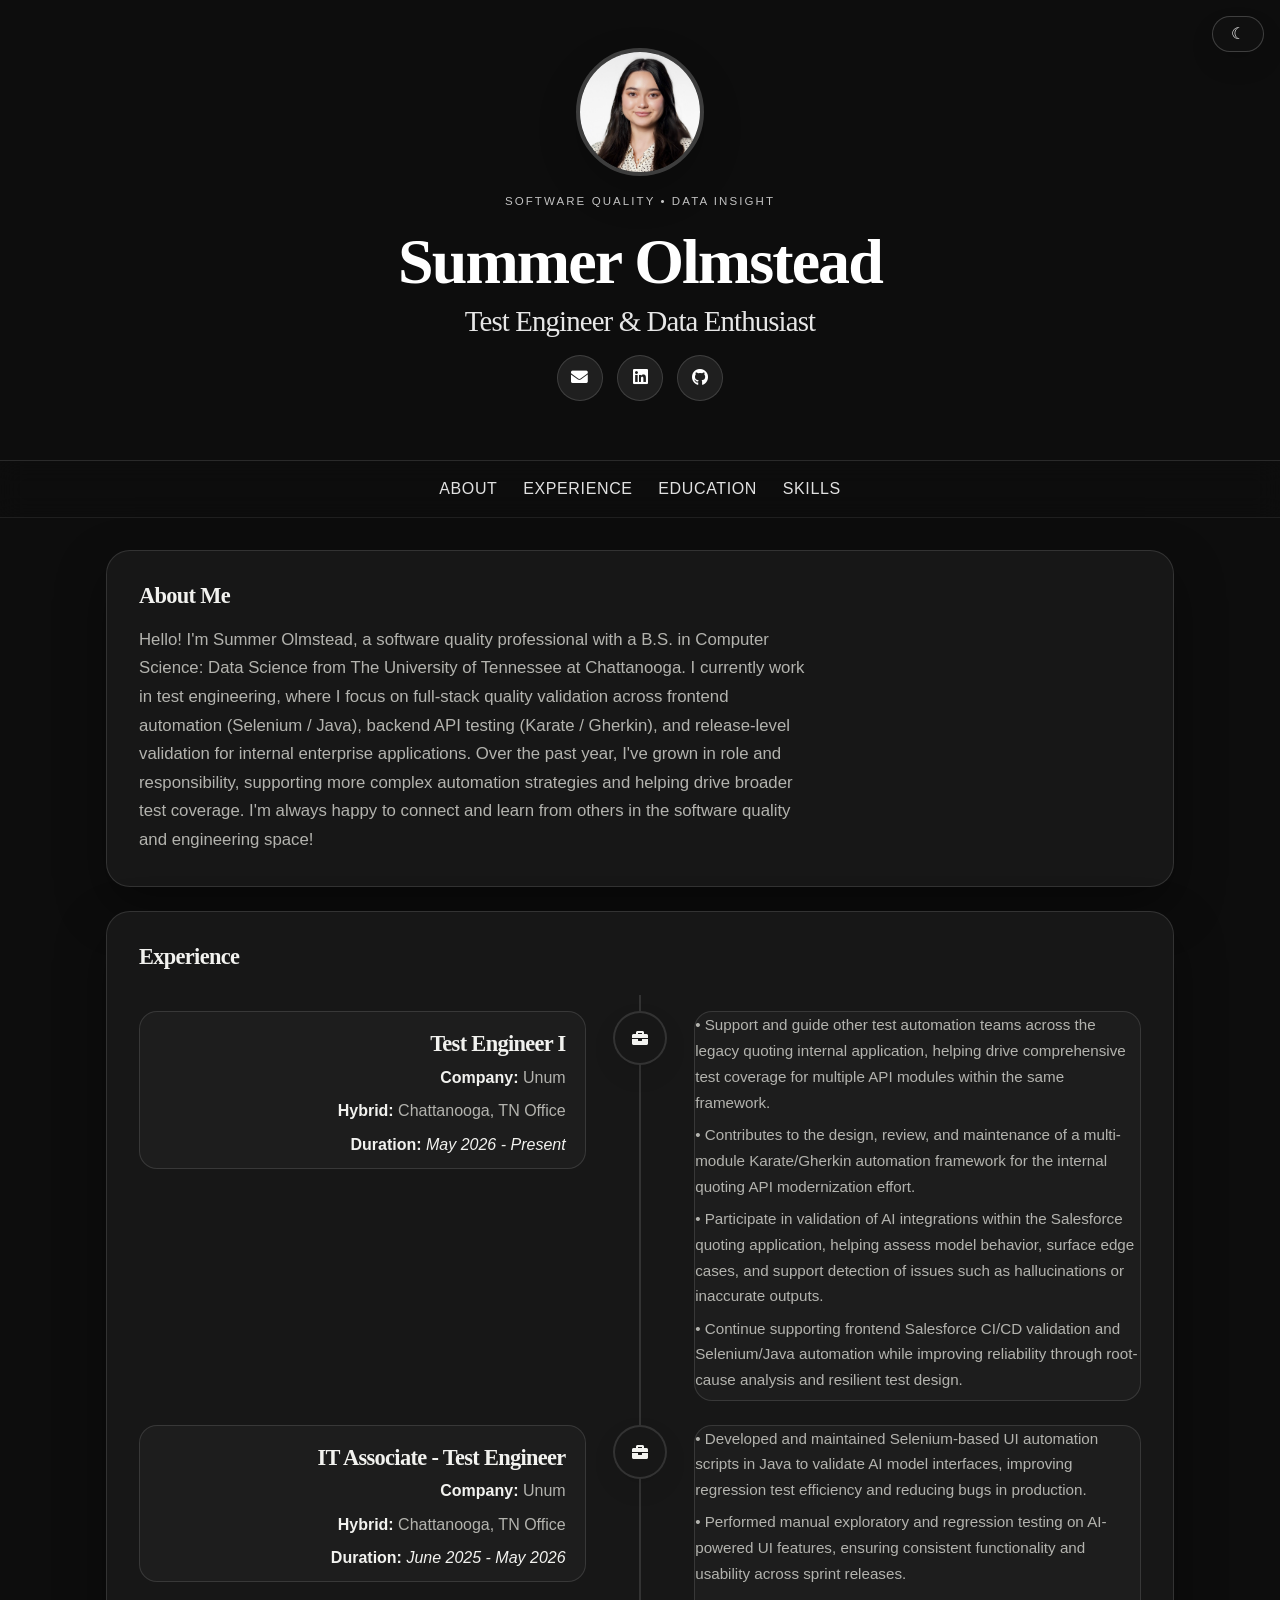
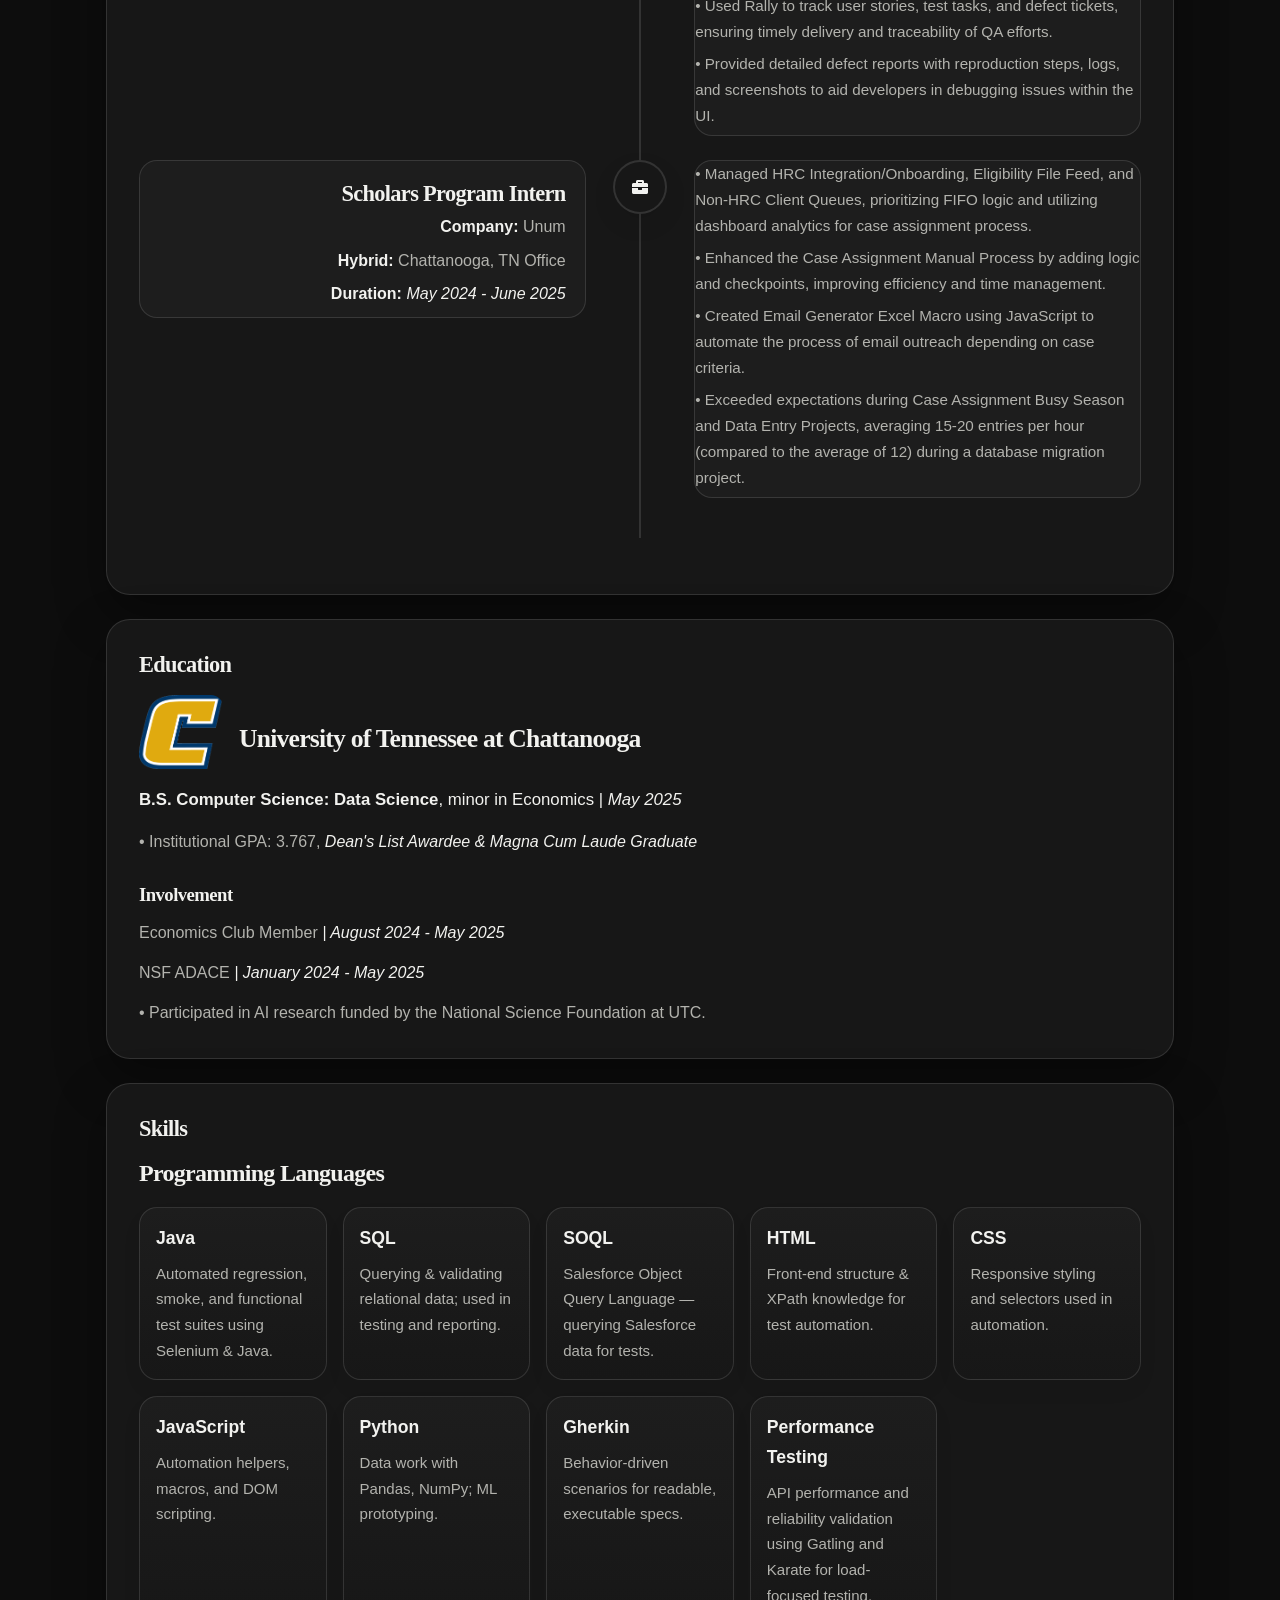
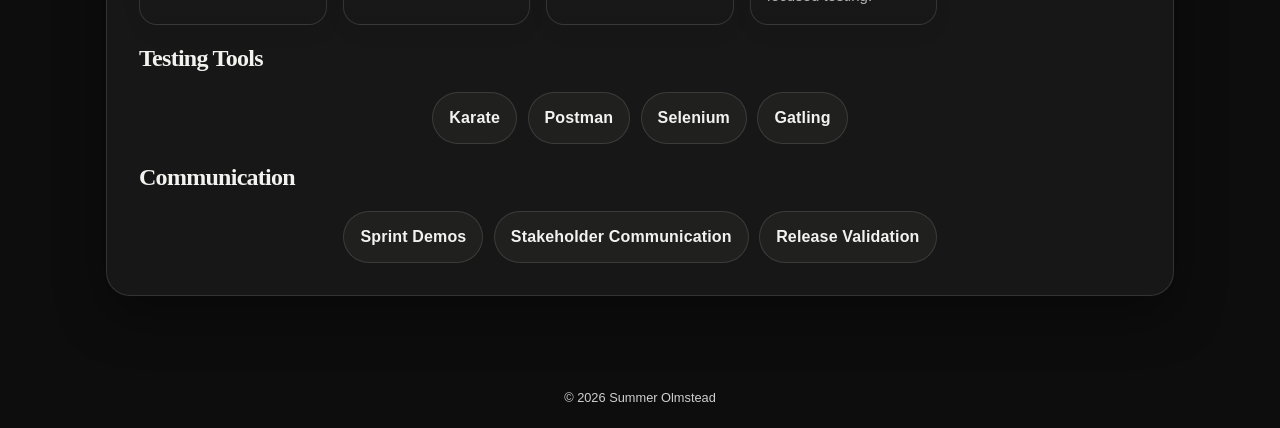
<file: index.html>
<!-- 
 @ Summer Olmstead 
Hello! :) v4 last updated 11/14/2026 -->
<!DOCTYPE html>
<html lang="en">
<head>
    <meta charset="UTF-8">
    <meta name="viewport" content="width=device-width, initial-scale=1.0">
    <meta name="description" content="Summer Olmstead is a Test Engineer and data-focused software quality professional specializing in automation, validation, and AI integration testing.">
    <meta name="robots" content="index, follow">
    <meta name="theme-color" content="#111111">
    <meta property="og:title" content="Summer Olmstead | Test Engineer & Data Enthusiast">
    <meta property="og:description" content="Software quality professional focused on test engineering with automation.">
    <meta property="og:type" content="website">
    <meta property="og:url" content="https://www.summerolmstead.com/">
    <meta property="og:image" content="https://www.summerolmstead.com/summerolmstead.jpg">
    <meta property="og:image:alt" content="Summer Olmstead portrait">
    <meta property="og:site_name" content="Summer Olmstead">
    <meta name="twitter:card" content="summary_large_image">
    <meta name="twitter:title" content="Summer Olmstead | Test Engineer & Data Enthusiast">
    <meta name="twitter:description" content="Software quality specialist in automation, release validation, and stakeholder communication.">
    <meta name="twitter:image" content="https://www.summerolmstead.com/summerolmstead.jpg">
    <link rel="canonical" href="https://www.summerolmstead.com/">
    <title>Summer Olmstead | Test Engineer & Data Enthusiast</title>
    <link rel="stylesheet" href="Resume.css">
    <link rel="stylesheet" href="https://cdnjs.cloudflare.com/ajax/libs/font-awesome/5.15.4/css/all.min.css">
    <script type="application/ld+json">
    {
      "@context": "https://schema.org",
      "@type": "Person",
      "name": "Summer Olmstead",
      "url": "https://www.summerolmstead.com/",
      "jobTitle": "Test Engineer",
      "description": "Software quality professional focused on full-stack test automation, release validation, stakeholder communication, and AI testing.",
      "sameAs": [
        "https://www.linkedin.com/in/summer-olmstead/",
        "https://github.com/summerolmstead"
      ]
    }
    </script>
</head>
<body>
    <header class="hero">
        <div class="hero-inner">
            <img src="summerolmstead.jpg" alt="Summer Olmstead" class="hero-img">
            <p class="eyebrow">Software Quality • Data Insight</p>
            <h1>Summer Olmstead</h1>
            <h2>Test Engineer &amp; Data Enthusiast</h2>
            <div class="hero-social" aria-label="Social links">
                <a href="mailto:summerolmstead1@gmail.com" class="top-link" aria-label="Email Summer"><i class="fas fa-envelope"></i></a>
                <a href="https://www.linkedin.com/in/summer-olmstead/" target="_blank" rel="noopener noreferrer" class="top-link" aria-label="LinkedIn profile"><i class="fab fa-linkedin"></i></a>
                <a href="https://github.com/summerolmstead" target="_blank" rel="noopener noreferrer" class="top-link" aria-label="GitHub profile"><i class="fab fa-github"></i></a>
            </div>
            <button class="theme-toggle" id="themeToggle" type="button" aria-label="Toggle light or dark mode">
                <span class="toggle-icons" aria-hidden="true">
                    <span class="icon sun">☀</span>
                    <span class="icon moon">☾</span>
                </span>
            </button>
        </div>
    </header>

    <nav aria-label="Main navigation">
        <ul>
            <li><a href="#about">About</a></li>
            <li><a href="#experience">Experience</a></li>
            <li><a href="#education">Education</a></li>
            <li><a href="#skills">Skills</a></li>
        </ul>
    </nav>

    <main class="page-shell">
        <section id="about" class="panel">
            <h2>About Me</h2>
            <div class="profile-container">
                <p>Hello! I'm Summer Olmstead, a software quality professional with a B.S. in Computer Science: Data Science from The University of Tennessee at Chattanooga. I currently work in test engineering, where I focus on full-stack quality validation across frontend automation (Selenium / Java), backend API testing (Karate / Gherkin), and release-level validation for internal enterprise applications. Over the past year, I've grown in role and responsibility, supporting more complex automation strategies and helping drive broader test coverage. I'm always happy to connect and learn from others in the software quality and engineering space!</p>
            </div>
        </section>

        <section id="experience" class="panel">
            <h2>Experience</h2>
            <div class="timeline">
                <div class="timeline-line"></div>

                <div class="timeline-item">
                    <div class="timeline-content left">
                        <h3>Test Engineer I</h3>
                        <p><strong>Company:</strong> Unum</p>
                        <p><strong>Hybrid:</strong> Chattanooga, TN Office</p>
                        <p><strong>Duration:</strong> <em>May 2026 - Present</em></p>
                    </div>

                    <div class="timeline-icon">
                        <i class="fas fa-briefcase"></i>
                    </div>

                    <div class="timeline-content right">
                        <p>• Support and guide other test automation teams across the legacy quoting internal application, helping drive comprehensive test coverage for multiple API modules within the same framework.</p>
                        <p>• Contributes to the design, review, and maintenance of a multi-module Karate/Gherkin automation framework for the internal quoting API modernization effort.</p>
                        <p>• Participate in validation of AI integrations within the Salesforce quoting application, helping assess model behavior, surface edge cases, and support detection of issues such as hallucinations or inaccurate outputs.</p>
                        <p>• Continue supporting frontend Salesforce CI/CD validation and Selenium/Java automation while improving reliability through root-cause analysis and resilient test design.</p>
                    </div>
                </div>

                <div class="timeline-item">
                    <div class="timeline-content left">
                        <h3>IT Associate - Test Engineer</h3>
                        <p><strong>Company:</strong> Unum</p>
                        <p><strong>Hybrid:</strong> Chattanooga, TN Office</p>
                        <p><strong>Duration:</strong> <em>June 2025 - May 2026</em></p>
                    </div>

                    <div class="timeline-icon">
                        <i class="fas fa-briefcase"></i>
                    </div>

                    <div class="timeline-content right">
                        <p>• Developed and maintained Selenium-based UI automation scripts in Java to validate AI model interfaces, improving regression test efficiency and reducing bugs in production.</p>
                        <p>• Performed manual exploratory and regression testing on AI-powered UI features, ensuring consistent functionality and usability across sprint releases.</p>
                        <p>• Used Rally to track user stories, test tasks, and defect tickets, ensuring timely delivery and traceability of QA efforts.</p>
                        <p>• Provided detailed defect reports with reproduction steps, logs, and screenshots to aid developers in debugging issues within the UI.</p>
                    </div>
                </div>

                <div class="timeline-item">
                    <div class="timeline-content left">
                        <h3>Scholars Program Intern</h3>
                        <p><strong>Company:</strong> Unum</p>
                        <p><strong>Hybrid:</strong> Chattanooga, TN Office</p>
                        <p><strong>Duration:</strong> <em>May 2024 - June 2025</em></p>
                    </div>

                    <div class="timeline-icon">
                        <i class="fas fa-briefcase"></i>
                    </div>

                    <div class="timeline-content right">
                        <p>• Managed HRC Integration/Onboarding, Eligibility File Feed, and Non-HRC Client Queues, prioritizing FIFO logic and utilizing dashboard analytics for case assignment process.</p>
                        <p>• Enhanced the Case Assignment Manual Process by adding logic and checkpoints, improving efficiency and time management.</p>
                        <p>• Created Email Generator Excel Macro using JavaScript to automate the process of email outreach depending on case criteria.</p>
                        <p>• Exceeded expectations during Case Assignment Busy Season and Data Entry Projects, averaging 15-20 entries per hour (compared to the average of 12) during a database migration project.</p>
                    </div>
                </div>
            </div>
        </section>

        <section id="education" class="panel">
            <h2>Education</h2>
            <div class="education-card">
                <div class="utc-logo">
                    <img src="University_of_Tennessee_at_Chattanooga_athletics_logo.png" alt="UTC Logo" width="100">
                    <h3>University of Tennessee at Chattanooga</h3>
                </div>
                <p class="degree"><strong>B.S. Computer Science: Data Science</strong>, minor in Economics | <em>May 2025</em></p>
                <p>• Institutional GPA: 3.767, <em>Dean's List Awardee &amp; Magna Cum Laude Graduate</em></p>
                <h3>Involvement</h3>
                <p>Economics Club Member <em>| August 2024 - May 2025</em></p>
                <p>NSF ADACE <em>| January 2024 - May 2025</em></p>
                <p>• Participated in AI research funded by the National Science Foundation at UTC.</p>
            </div>
        </section>

        <section id="skills" class="panel">
            <h2>Skills</h2>
            <div class="skills-category">
                <h3 class="skills-section-title">Programming Languages</h3>
                <div class="programming-grid" aria-label="Programming languages">
                    <div class="skill">
                        <div class="skill-name">Java</div>
                        <p>Automated regression, smoke, and functional test suites using Selenium &amp; Java.</p>
                    </div>

                    <div class="skill">
                        <div class="skill-name">SQL</div>
                        <p>Querying &amp; validating relational data; used in testing and reporting.</p>
                    </div>

                    <div class="skill">
                        <div class="skill-name">SOQL</div>
                        <p>Salesforce Object Query Language — querying Salesforce data for tests.</p>
                    </div>

                    <div class="skill">
                        <div class="skill-name">HTML</div>
                        <p>Front-end structure &amp; XPath knowledge for test automation.</p>
                    </div>

                    <div class="skill">
                        <div class="skill-name">CSS</div>
                        <p>Responsive styling and selectors used in automation.</p>
                    </div>

                    <div class="skill">
                        <div class="skill-name">JavaScript</div>
                        <p>Automation helpers, macros, and DOM scripting.</p>
                    </div>

                    <div class="skill">
                        <div class="skill-name">Python</div>
                        <p>Data work with Pandas, NumPy; ML prototyping.</p>
                    </div>

                    <div class="skill">
                        <div class="skill-name">Gherkin</div>
                        <p>Behavior-driven scenarios for readable, executable specs.</p>
                    </div>

                    <div class="skill">
                        <div class="skill-name">Performance Testing</div>
                        <p>API performance and reliability validation using Gatling and Karate for load-focused testing.</p>
                    </div>
                </div>

                <h3 class="testing-title">Testing Tools</h3>
                <div class="testing-tools" aria-label="Testing tools">
                    <div class="tool-chip">Karate</div>
                    <div class="tool-chip">Postman</div>
                    <div class="tool-chip">Selenium</div>
                    <div class="tool-chip">Gatling</div>
                </div>

                <h3 class="testing-title">Communication</h3>
                <div class="testing-tools" aria-label="Communication strengths">
                    <div class="tool-chip">Sprint Demos</div>
                    <div class="tool-chip">Stakeholder Communication</div>
                    <div class="tool-chip">Release Validation</div>
                </div>
            </div>
        </section>
    </main>

    <footer>
        <p>&copy; 2026 Summer Olmstead</p>
    </footer>

    <script>
        const root = document.documentElement;
        const toggleButton = document.getElementById('themeToggle');
        const storedTheme = localStorage.getItem('theme');

        function applyTheme(theme) {
            root.setAttribute('data-theme', theme);
            toggleButton.setAttribute('aria-pressed', String(theme === 'dark'));
        }

        const preferredTheme = storedTheme || 'dark';
        applyTheme(preferredTheme);

        toggleButton.addEventListener('click', () => {
            const nextTheme = root.getAttribute('data-theme') === 'dark' ? 'light' : 'dark';
            applyTheme(nextTheme);
            localStorage.setItem('theme', nextTheme);
        });
    </script>
</body>
</html>
</file>
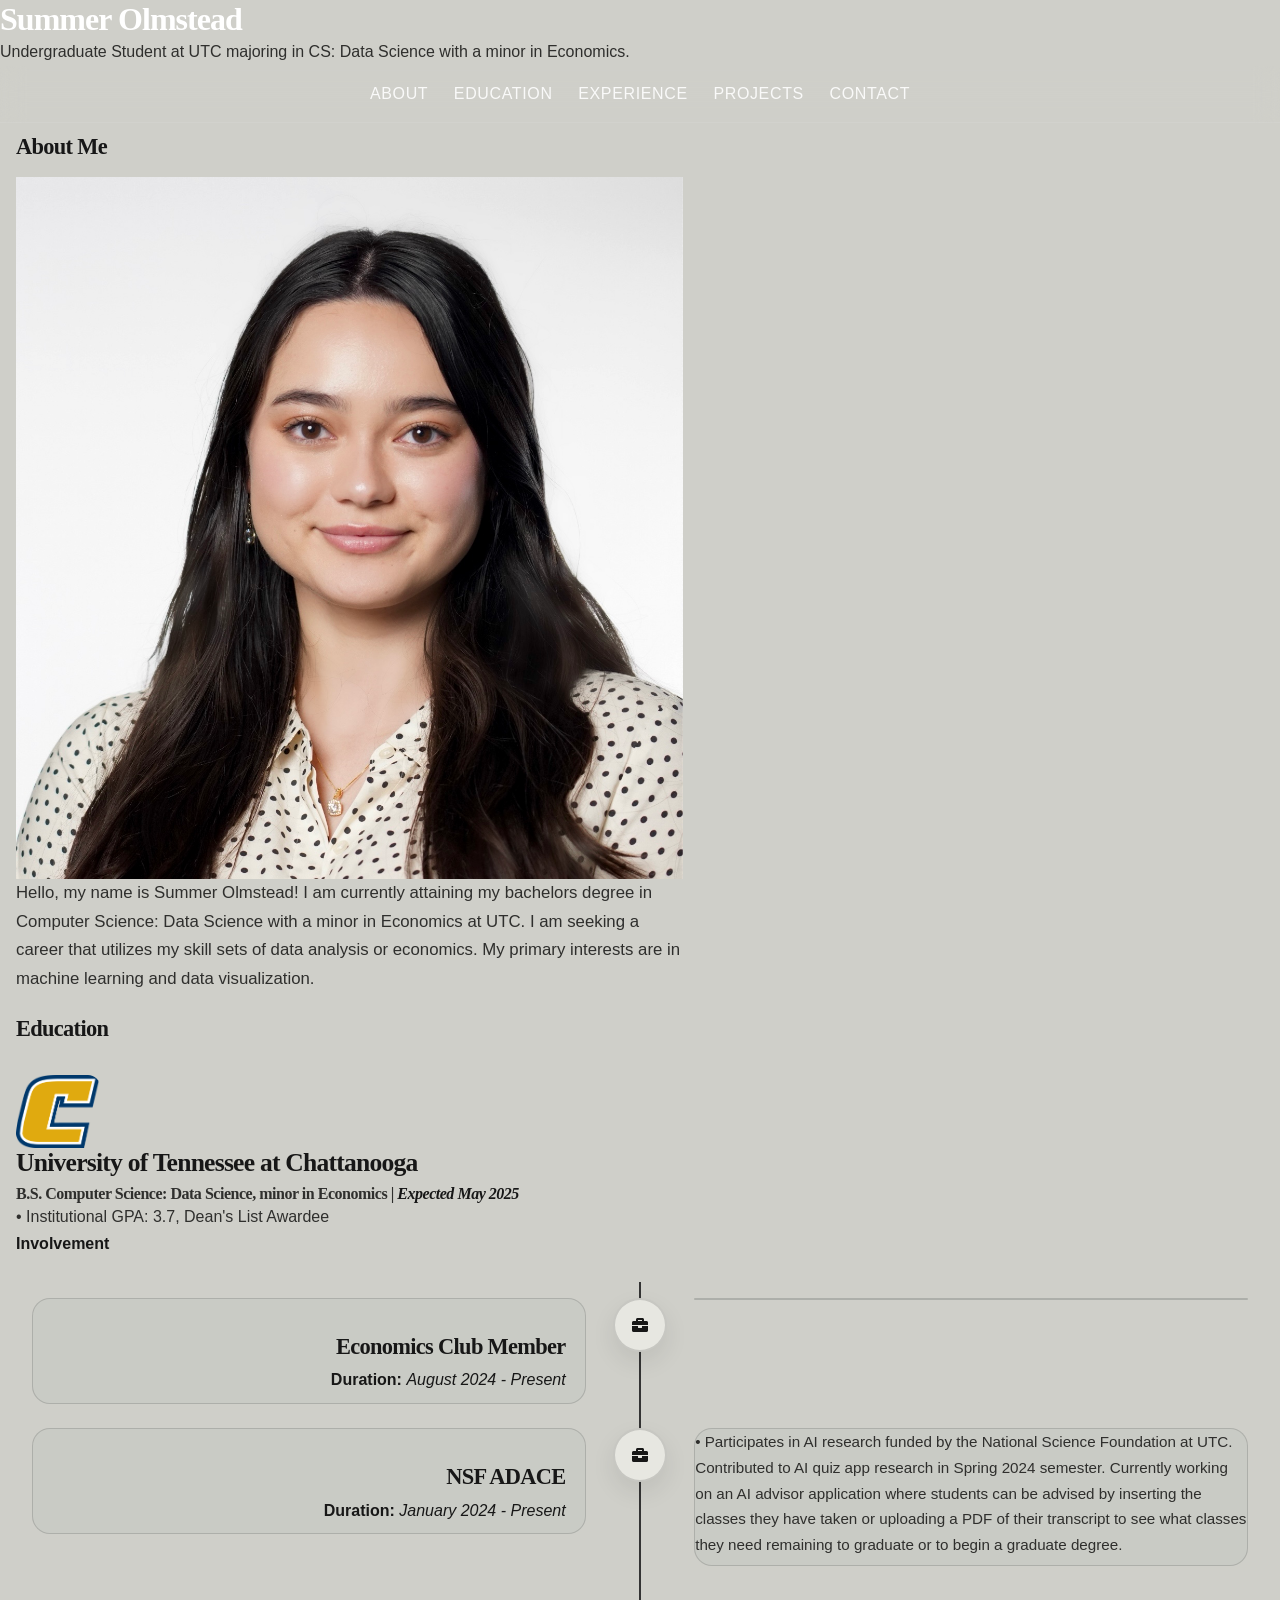
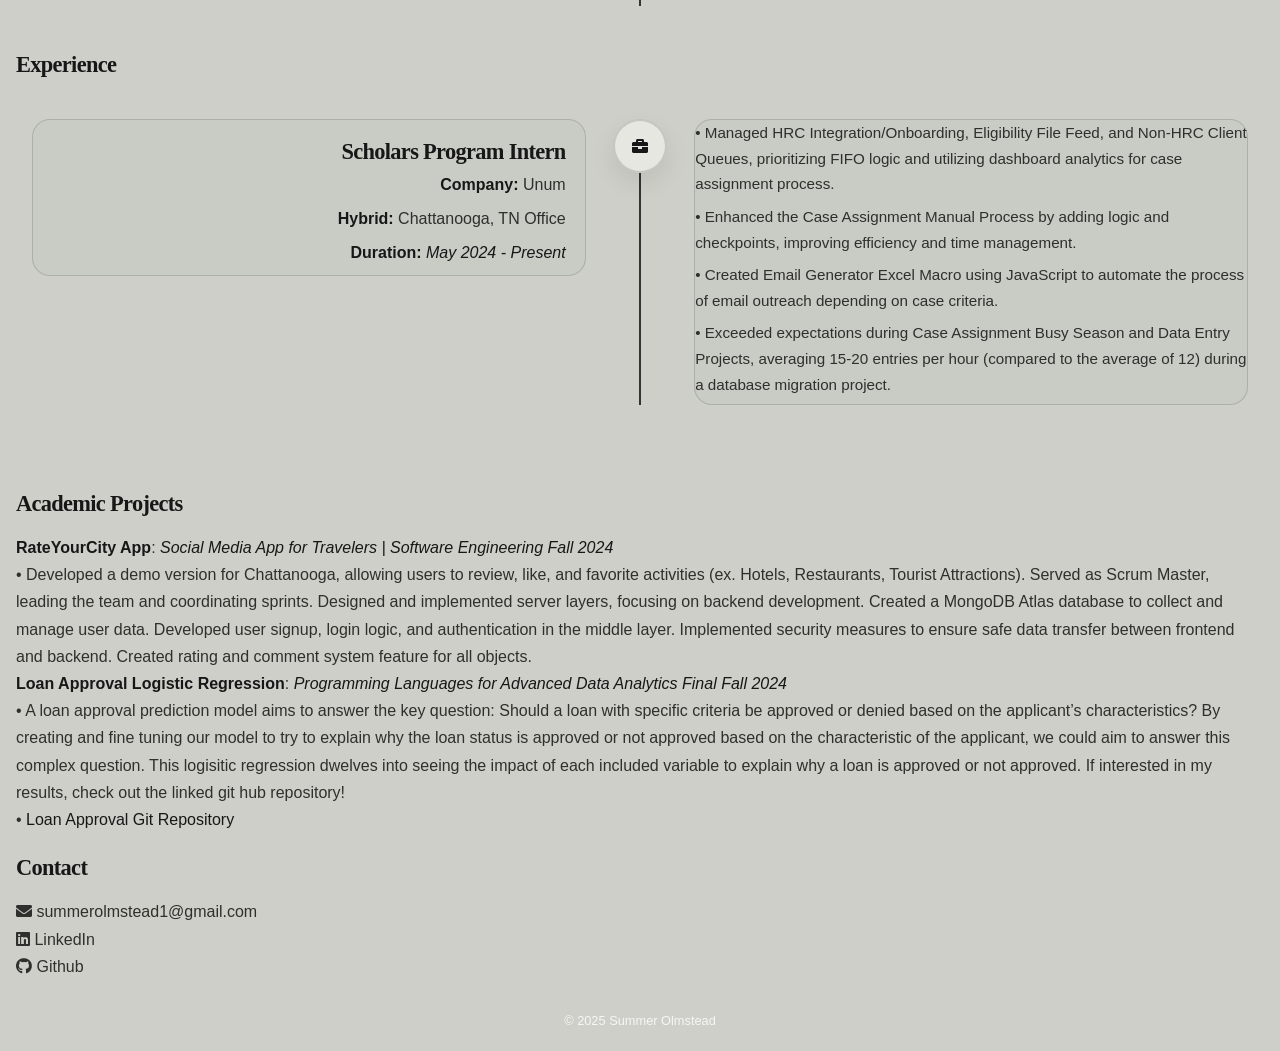
<file: Resume.html>
<!-- 
 @ Summer Olmstead 
 1/2/2025
 version 1.0
Hello! This is some starter code for my website for my resume :) -->
<!DOCTYPE html>
<html lang="en">
<head>
    <meta charset="UTF-8">
    <meta name="viewport" content="width=device-width, initial-scale=1.0">
    <title> Summer Olmstead - Resume</title>
    <link rel="stylesheet" href="Resume.css"> 
    <link rel="stylesheet" href="https://cdnjs.cloudflare.com/ajax/libs/font-awesome/5.15.4/css/all.min.css"> <!-- good for social media icons automatically -->
</head>
<body>
    <header>
        <h1>Summer Olmstead</h1>
        <p> Undergraduate Student at UTC majoring in CS: Data Science with a minor in Economics. </p>
    </header>

    <nav>
        <ul>
            <li><a href="#about">About</a></li>
            <li><a href ="#education">Education</a></li>
            <li><a href="#experience">Experience</a></li>
            <li><a href="#projects">Projects</a></li>
            <li><a href="#contact">Contact</a></li>
        </ul>
    </nav>

    <section id="about">
        <h2>About Me</h2>
        <div class="profile-container">
        <img src="summerolmstead.jpg" alt="Summer Olmstead" class="profile-img">
        <p>  Hello, my name is Summer Olmstead! I am currently attaining my bachelors degree in Computer Science: Data Science with a minor in Economics at UTC.  I am seeking a career that utilizes my skill sets of data analysis or economics. My primary interests are in machine learning and data visualization.</p>
        
        </div>
    </section>

    <section id="education">
        <h2>Education</h2>
         <div class="utc-logo">
            <h3> <img src="University_of_Tennessee_at_Chattanooga_athletics_logo.png" alt="UTC Logo" width="100" /> University of Tennessee at Chattanooga  </h3>
        </div>
        <h4><p>B.S. Computer Science: Data Science, minor in Economics | <em> Expected May 2025 </em> </p> </h4>
        <p>• Institutional GPA: 3.7, Dean's List Awardee</p>
        <p><strong>Involvement </strong></p>

<div class="timeline">
    <!-- Timeline Line -->
    <div class="timeline-line"></div>

    <!-- Involvement 1 -->
    <div class="timeline-item">
        <!-- Timeline Content: Left -->
        <div class="timeline-content left">
            <h3>Economics Club Member</h3>
            <p><strong>Duration:</strong> <em> August 2024 - Present </em></p>
        </div>

        <!-- Timeline Icon -->
        <div class="timeline-icon">
            <i class="fas fa-briefcase"></i> <!-- FontAwesome Briefcase Icon -->
        </div>

        <!-- Timeline Content: Right -->
        <div class="timeline-content right">
            <!-- Just a member, no description yet -->
        </div>
    </div>

    <!-- Involvement 2 -->
    <div class="timeline-item">
        <!-- Timeline Content: Left -->
        <div class="timeline-content left">
            <h3>NSF ADACE</h3>
            <p><strong>Duration:</strong> <em> January 2024 - Present </em></p>
        </div>

        <!-- Timeline Icon -->
        <div class="timeline-icon">
            <i class="fas fa-briefcase"></i> <!-- FontAwesome Briefcase Icon -->
        </div>

        <!-- Timeline Content: Right -->
        <div class="timeline-content right">
            <p>• Participates in AI research funded by the National Science Foundation at UTC. Contributed to AI quiz app research in Spring 2024 semester. Currently working on an AI advisor application where students can be advised by inserting the classes they have taken or uploading a PDF of their transcript to see what classes they need remaining to graduate or to begin a graduate degree.</p>
        </div>
    </div>
</div>
</section>


    <section id="experience">
        <h2>Experience</h2>
        <div class="timeline">
            <div class="timeline-item">
                <!-- timeline content: left -->
                <div class="timeline-content left">
                    <h3>Scholars Program Intern</h3>
                    <p><strong>Company:</strong> Unum</p>
                    <p><strong>Hybrid:</strong> Chattanooga, TN Office</p>
                    <p><strong>Duration:</strong> <em> May 2024 - Present </em> </p>
                </div>
                
                <!-- timeline line -->
                <div class="timeline-line"></div>
                
                <!-- timeline icon -->
                <div class="timeline-icon">
                    <i class="fas fa-briefcase"></i> <!-- FontAwesome Briefcase Icon  from link earlier used for social media icons too-->
                </div>
                
                <!-- timeline content: right ... aka job description-->
                <div class="timeline-content right">
                    <p>• Managed HRC Integration/Onboarding, Eligibility File Feed, and Non-HRC Client Queues, prioritizing FIFO logic and utilizing dashboard analytics for case assignment process.</p>
                    <p>• Enhanced the Case Assignment Manual Process by adding logic and checkpoints, improving efficiency and time management.</p>
                    <p>• Created Email Generator Excel Macro using JavaScript to automate the process of email outreach depending on case criteria.</p>
                    <p>• Exceeded expectations during Case Assignment Busy Season and Data Entry Projects, averaging 15-20 entries per hour (compared to the average of 12) during a database migration project.</p>
                </div>
            </div>
        </div>
    </section>
    
    
    
    <section id="projects">
        <h2> Academic Projects</h2>
        <ul>
            <p><strong>RateYourCity App</strong>: <em> Social Media App for Travelers | Software Engineering Fall 2024</em> </p>
            <p>
                •	Developed a demo version for Chattanooga, allowing users to review, like, and favorite activities (ex. Hotels, Restaurants, Tourist Attractions). Served as Scrum Master, leading the team and coordinating sprints. Designed and implemented server layers, focusing on backend development. Created a MongoDB Atlas database to collect and manage user data. Developed user signup, login logic, and authentication in the middle layer. Implemented security measures to ensure safe data transfer between frontend and backend. Created rating and comment system feature for all objects.
            </p> 
            <p><strong>Loan Approval Logistic Regression</strong>:<em> Programming Languages for Advanced Data Analytics Final Fall 2024 </em> </p>
            <p>  •	A loan approval prediction model aims to answer the key question: Should a loan with specific criteria be approved or denied based on the applicant’s characteristics? By creating and fine tuning our model to try to explain why the loan status is approved or not approved based on the characteristic of the applicant, we could aim to answer this complex question. This logisitic regression dwelves into seeing the impact of each included variable to explain why a loan is approved or not approved. If interested in my results, check out the linked git hub repository!</p>
            <p> • <a href="https://github.com/summerolmstead/LoanApprovalLogisticRegression/blob/main/CS4180Final_Project.ipynb">Loan Approval Git Repository</a></p>
        </ul>
    </section>

    <!-- linked from earlier to grab the icons from the web-->
    <section id="contact">
        <h2>Contact</h2>
        <p> <a href="mailto:summerolmstead1@gmail.com"><i class="fas fa-envelope"></i> summerolmstead1@gmail.com</a></p>
        <p> <a href="https://www.linkedin.com/in/summer-olmstead/" target="_blank"><i class="fab fa-linkedin"></i> LinkedIn</a></p>
        <p> <a href="https://github.com/summerolmstead" target="_blank"><i class="fab fa-github"></i> Github</a></p>
    </section>
   
</body>
<footer>
    <p>&copy; 2025 Summer Olmstead</p>
</footer>
</html>
</file>
<file: Resume.css>
:root {
    --bg: #cfcfc9;
    --bg-elevated: #e7e7e1;
    --bg-soft: #c9cbc5;
    --surface: rgba(255, 255, 255, 0.7);
    --hero: #111111;
    --nav: #111111;
    --text: #171717;
    --muted: #2f2f2d;
    --border: rgba(17, 17, 17, 0.15);
    --shadow: 0 20px 50px rgba(17, 17, 17, 0.08);
    --chip: #d9d9d3;
    --chip-text: #111111;
    --content-max-width: 1100px;
}

html[data-theme='dark'] {
    --bg: #0d0d0d;
    --bg-elevated: #171717;
    --bg-soft: #1d1d1d;
    --surface: rgba(255, 255, 255, 0.03);
    --hero: #0b0b0b;
    --nav: #111111;
    --text: #f2f2ef;
    --muted: #b3b3ae;
    --border: rgba(255, 255, 255, 0.12);
    --shadow: 0 20px 50px rgba(0, 0, 0, 0.36);
    --chip: #20201f;
    --chip-text: #f2f2ef;
}

* {
    margin: 0;
    padding: 0;
    box-sizing: border-box;
}

html {
    scroll-behavior: smooth;
}

body {
    font-family: "Segoe UI", Arial, sans-serif;
    background: var(--bg);
    color: var(--text);
    line-height: 1.7;
    transition: background 0.25s ease, color 0.25s ease;
}

img {
    max-width: 100%;
    display: block;
}

h1, h2, h3, h4 {
    font-family: Georgia, "Times New Roman", serif;
    line-height: 1.2;
    letter-spacing: -0.03em;
}

p {
    color: var(--muted);
}

strong {
    color: var(--text);
}

em {
    color: var(--text);
}

a {
    color: var(--text);
    text-decoration: none;
}

.hero {
    background: var(--hero);
    color: #f7f7f4;
    padding: 3rem 1.25rem 2.4rem;
    border-bottom: 1px solid var(--border);
}

.hero-inner {
    max-width: var(--content-max-width);
    margin: 0 auto;
    text-align: center;
}

.hero-img {
    width: 128px;
    height: 128px;
    border-radius: 50%;
    object-fit: cover;
    border: 4px solid rgba(255, 255, 255, 0.2);
    box-shadow: 0 16px 40px rgba(0, 0, 0, 0.18);
    margin: 0 auto 1rem;
}

.eyebrow {
    text-transform: uppercase;
    letter-spacing: 0.18em;
    font-size: 0.72rem;
    color: rgba(255, 255, 255, 0.75);
    margin-bottom: 0.8rem;
}

.hero h1 {
    font-size: clamp(2.4rem, 5vw, 4rem);
    margin-bottom: 0.2rem;
    color: #ffffff;
}

.hero h2 {
    font-size: clamp(1.2rem, 2.5vw, 1.8rem);
    font-weight: 500;
    color: rgba(255, 255, 255, 0.9);
    margin-bottom: 1rem;
}

.hero-social {
    display: flex;
    justify-content: center;
    align-items: center;
    gap: 0.9rem;
    margin-bottom: 1.3rem;
}

.top-link {
    display: inline-flex;
    justify-content: center;
    align-items: center;
    width: 46px;
    height: 46px;
    border-radius: 50%;
    background: rgba(255, 255, 255, 0.08);
    border: 1px solid rgba(255, 255, 255, 0.14);
    color: #ffffff;
    transition: transform 0.2s ease, background 0.2s ease;
}

.top-link:hover,
.top-link:focus-visible {
    transform: translateY(-2px);
    background: rgba(255, 255, 255, 0.14);
}

.top-link i {
    font-size: 1.05rem;
}

.theme-toggle {
    position: fixed;
    top: 1rem;
    right: 1rem;
    z-index: 100;
    display: inline-flex;
    align-items: center;
    justify-content: center;
    width: 52px;
    height: 36px;
    border: 1px solid rgba(255, 255, 255, 0.2);
    background: rgba(17, 17, 17, 0.92);
    color: #ffffff;
    border-radius: 999px;
    padding: 0.35rem 0.5rem;
    cursor: pointer;
    box-shadow: 0 12px 24px rgba(0, 0, 0, 0.12);
    transition: transform 0.2s ease, background 0.2s ease;
}

.theme-toggle:hover,
.theme-toggle:focus-visible {
    transform: translateY(-1px);
    background: rgba(17, 17, 17, 1);
}

.toggle-icons {
    position: relative;
    display: inline-flex;
    align-items: center;
    justify-content: center;
    width: 100%;
    height: 100%;
}

.icon {
    position: absolute;
    font-size: 1rem;
    line-height: 1;
    transition: opacity 0.2s ease, transform 0.2s ease;
}

.sun {
    opacity: 1;
    transform: scale(1);
}

.moon {
    opacity: 0;
    transform: scale(0.8);
}

html[data-theme='dark'] .sun {
    opacity: 0;
    transform: scale(0.8);
}

html[data-theme='dark'] .moon {
    opacity: 1;
    transform: scale(1);
}

nav {
    position: sticky;
    top: 0;
    z-index: 10;
    background: rgba(17, 17, 17, 0.92);
    backdrop-filter: blur(12px);
    border-bottom: 1px solid rgba(255, 255, 255, 0.08);
}

nav ul {
    max-width: var(--content-max-width);
    margin: 0 auto;
    padding: 0.9rem 1.25rem;
    list-style: none;
    display: flex;
    justify-content: center;
    flex-wrap: wrap;
    gap: 1rem 1.6rem;
}

nav ul li a {
    color: rgba(255, 255, 255, 0.88);
    font-size: 0.96rem;
    letter-spacing: 0.04em;
    text-transform: uppercase;
    transition: color 0.2s ease;
}

nav ul li a:hover,
nav ul li a:focus-visible {
    color: #ffffff;
}

.page-shell {
    max-width: var(--content-max-width);
    margin: 0 auto;
    padding: 2rem 1rem 3rem;
}

.panel {
    background: var(--bg-elevated);
    border: 1px solid var(--border);
    border-radius: 24px;
    box-shadow: var(--shadow);
    padding: clamp(1.3rem, 3vw, 2rem);
    margin-bottom: 1.5rem;
}

section h2 {
    font-size: clamp(2rem, 4vw, 2.8rem);
    margin-bottom: 1rem;
    color: var(--text);
}

.profile-container {
    max-width: 75ch;
}

.profile-container p {
    font-size: 1.05rem;
    color: var(--muted);
}

.timeline {
    position: relative;
    max-width: 1000px;
    margin: 1rem auto 0;
    padding: 1rem 0 0;
}

.timeline-line {
    position: absolute;
    left: 50%;
    top: 0;
    bottom: 0;
    width: 2px;
    background: var(--border);
    transform: translateX(-50%);
}

.timeline-item {
    position: relative;
    display: grid;
    grid-template-columns: minmax(0, 1fr) 70px minmax(0, 1fr);
    column-gap: 1.2rem;
    align-items: start;
    margin-bottom: 2.2rem;
}

.timeline-content {
    padding: 1.2rem 1.2rem 0.2rem;
    background: var(--bg-soft);
    border: 1px solid var(--border);
    border-radius: 18px;
}

.timeline-content.left {
    text-align: right;
    grid-column: 1;
}

.timeline-content.right {
    text-align: left;
    grid-column: 3;
}

.timeline-content h3 {
    font-size: 1.4rem;
    margin-bottom: 0.35rem;
    color: var(--text);
}

.timeline-content p {
    margin-bottom: 0.4rem;
    color: var(--muted);
}

.timeline-icon {
    grid-column: 2;
    justify-self: center;
    width: 54px;
    height: 54px;
    display: flex;
    align-items: center;
    justify-content: center;
    border-radius: 50%;
    background: var(--bg-elevated);
    border: 2px solid var(--border);
    box-shadow: 0 10px 24px rgba(0, 0, 0, 0.08);
    color: var(--text);
    z-index: 1;
}

.education-card {
    display: grid;
    gap: 0.8rem;
}

.utc-logo {
    display: flex;
    align-items: center;
    gap: 1rem;
    margin-bottom: 0.3rem;
}

.utc-logo img {
    width: 84px;
    height: auto;
    border-radius: 12px;
}

.utc-logo h3 {
    font-size: clamp(1.2rem, 2vw, 1.7rem);
    color: var(--text);
}

.degree {
    font-size: 1.05rem;
    color: var(--text);
}

#education h3 {
    color: var(--text);
    margin-top: 1rem;
}

.skills-category {
    display: grid;
    gap: 1.2rem;
}

.skills-section-title,
.testing-title {
    font-size: 1.5rem;
    color: var(--text);
}

.programming-grid {
    display: grid;
    grid-template-columns: repeat(auto-fit, minmax(180px, 1fr));
    gap: 1rem;
}

.skill {
    background: linear-gradient(180deg, var(--bg-soft), var(--bg-elevated));
    border: 1px solid var(--border);
    border-radius: 18px;
    padding: 1rem;
    box-shadow: 0 10px 24px rgba(0, 0, 0, 0.03);
    transition: transform 0.2s ease, box-shadow 0.2s ease;
}

.skill:hover {
    transform: translateY(-3px);
    box-shadow: 0 12px 28px rgba(0, 0, 0, 0.06);
}

.skill-name {
    font-size: 1.1rem;
    font-weight: 700;
    color: var(--text);
    margin-bottom: 0.45rem;
}

.skill p {
    font-size: 0.94rem;
    color: var(--muted);
}

.testing-tools {
    display: flex;
    justify-content: center;
    flex-wrap: wrap;
    gap: 0.65rem;
}

.tool-chip {
    display: inline-flex;
    align-items: center;
    justify-content: center;
    padding: 0.7rem 1rem;
    border-radius: 999px;
    background: var(--chip);
    color: var(--chip-text);
    border: 1px solid var(--border);
    font-weight: 600;
    letter-spacing: 0.01em;
}

footer {
    background: var(--nav);
    color: #ffffff;
    text-align: center;
    padding: 1.5rem 1rem;
}

footer p {
    color: rgba(255, 255, 255, 0.8);
}

@media (max-width: 760px) {
    .hero {
        padding-top: 2.4rem;
    }

    .page-shell {
        padding-left: 0.85rem;
        padding-right: 0.85rem;
    }

    .timeline-line {
        left: 31px;
        transform: none;
    }

    .timeline-item {
        grid-template-columns: 62px 1fr;
        column-gap: 0.5rem;
        align-items: center;
    }

    .timeline-content.left,
    .timeline-content.right {
        grid-column: 2;
        text-align: left;
        padding: 0.9rem 0.9rem 0.2rem;
    }

    .timeline-icon {
        grid-column: 1;
        justify-self: center;
        align-self: center;
        width: 44px;
        height: 44px;
        margin: 0;
        position: relative;
        left: 0;
    }

    .utc-logo {
        align-items: flex-start;
        flex-direction: column;
    }
}

@media (max-width: 520px) {
    nav ul {
        gap: 0.7rem 1rem;
    }

    nav ul li a {
        font-size: 0.8rem;
    }

    .theme-toggle {
        position: static;
        width: 100%;
        max-width: 220px;
        margin: 0 auto 1rem;
    }

    .programming-grid {
        grid-template-columns: 1fr;
    }
}

html {
    scroll-behavior: smooth;
}

#mini-projects {
    padding: 20px;
    text-align: center;
}

.projects-grid {
    display: grid;
    grid-template-columns: repeat(3, 1fr); /* 3 columns */
    gap: 20px; /* space between items */
    justify-items: center;
}

.project-item {
    position: relative;
    width: 100%;
    max-width: 300px;
}

.project-img {
    width: 100%;
    height: auto;
    border: 2px solid #ccc;
    transition: transform 0.3s ease, filter 0.3s ease;
}

.project-img:hover {
    transform: scale(1.05); /*slight zoom on hover */
    filter: brightness(0.8); /*darken image slightly on hover */
}

.overlay {
    position: absolute;
    top: 0;
    left: 0;
    width: 100%;
    height: 100%;
    background-color: rgba(0, 0, 0, 0.5); /* Semi-transparent overlay */
    color: white;
    display: flex;
    justify-content: center;
    align-items: center;
    opacity: 0;
    transition: opacity 0.3s ease;
}

.project-item:hover .overlay {
    opacity: 1; /*show overlay on hover */
}

.overlay p {
    font-size: 1.2rem;
    text-align: center;
    padding: 10px;
}

.project-link {
    text-decoration: none; 
    display: block;
}

@media (max-width: 480px) {
    .projects-grid {
        grid-template-columns: 1fr; /* 1 column on mobile */
    }
}
/* media queries for mobile to fit in iphone view etc*/
@media (max-width: 768px) {

    #skills {
        padding: 10px; /* Reduce padding on smaller screens */
    }
    .dropdown-header {
        font-size: 1.2rem; /* Smaller font size for mobile */
        .timeline-item {
            display: flex;
            flex-direction: row;
            align-items: flex-start;
            margin-bottom: 16px;
            width: 100%;
        }
        .timeline-content.left,
        .timeline-content.right {
            flex: 1;
            width: auto;
            margin: 0 5px;
            font-size: 0.95em;
            text-align: left;
            box-sizing: border-box;
            word-break: break-word;
            white-space: normal;
            overflow-wrap: break-word;
            position: relative;
            padding: 0;
        }
        .timeline-content.right {
            align-self: flex-start;
        }
        .timeline-icon {
            position: static;
            margin: 0 5px;
            left: auto;
            top: auto;
            transform: none;
            align-self: flex-start;
        }
        width: 100%; 
    }

    /*timeline item layout should be vertical for mobile */
    .timeline-item {
        display: flex;
        flex-direction: column;
        align-items: flex-start;
        margin-bottom: 16px;
        width: 100%;
    }

        /*timeline content adjustments for both left and right */
            .timeline-content.right {
                width: 100%;
                font-size: 0.75em;
                text-align: left;
                margin-left: 5px;
                margin-right: 0;
                box-sizing: border-box;
                word-break: break-word;
                white-space: normal;
                overflow-wrap: break-word;
                position: relative;
                padding: 0;
            }
        }
        .timeline-content.right {
            max-width: 900px;
            width: 100%;
            font-size: 0.75em;
            text-align: left;
            margin: 0 auto;
            box-sizing: border-box;
            word-break: break-word;
            white-space: normal;
            overflow-wrap: break-word;
            position: relative;
            padding: 0;
        }
        .timeline {
            max-width: 95vw;
            margin: 24px auto;
            padding: 16px 0;
        }
        .timeline-item {
            margin-bottom: 24px;
        }
        .timeline-icon {
            font-size: 1em;
            padding: 2px;
        }
        .timeline-line {
            left: 50%;
            transform: translateX(-50%);
            width: 2px;
            background-color: #333;
            z-index: 0;
            position: absolute;
            top: 0;
            height: 100%;
        }

    /* adjust right timeline content specifically */
    .timeline-content.right {
        font-size: 0.95em;
        max-width: 100%;
        width: 100%;
        margin: 0;
        text-align: left;
        padding-left: 0;
        padding-right: 0;
        box-sizing: border-box;
        word-break: break-word;
        overflow-wrap: break-word;
        white-space: normal;
    }

    /*reduce width of the timeline line */
    .timeline-line {
        left: 50%;
        transform: translateX(-50%);
        width: 2px;
        background-color: #333;
        z-index: 0;
    }

    /*adjust icon size */
    .timeline-icon {
        padding: 4px;
        font-size: 18px;
    }

    /*adjust icon inside the timeline */
    .timeline-icon i {
        font-size: 16px;
    }

    .projects-container {
        flex-direction: column; /* stack the image and description vertically on small screens */
        align-items: center; /* center content on small screens */
      }
    
      .project-description {
        width: 100%; /* make description take full width */
        text-align: center; /* center text for smaller screens */
      }
    
      .project-image {
        width: 80%; /* make image responsive */
        max-width: 300px; /* limit image size */
      }
      .projects-grid {
        grid-template-columns: 1fr 1fr; /* 2 columns on smaller screens */
    }
  
    .project-image-container {
        width: 80%; /* image will occupy less space on smaller screens */
     }
    
     
    .overlay p {
         font-size: 1rem; 
    }

    /*reduce font sizes for other sections on mobile */
    header h1 {
        font-size: 2em; 
    }

    header p {
        font-size: 1em; 
    }

    nav ul li a {
        font-size: 1em; 
    }

    section h2 {
        font-size: 1.4em; 
    }

    section {
        padding: .7em 1em; 
    }

    footer {
        font-size: 0.8em;
        padding: 1.5em 1em; 
    }

    #contact a {
        text-decoration: none;
        color: inherit;
        font-size: 1em;
        margin-right: 15px;
    }

    /* Force the main banners to the site gradient in case of leftover styles or caching */
    nav, header, .topbar, footer {
        background: linear-gradient(90deg,var(--accent), var(--accent-2)) !important;
        color: #fff !important;
    }
</file>
